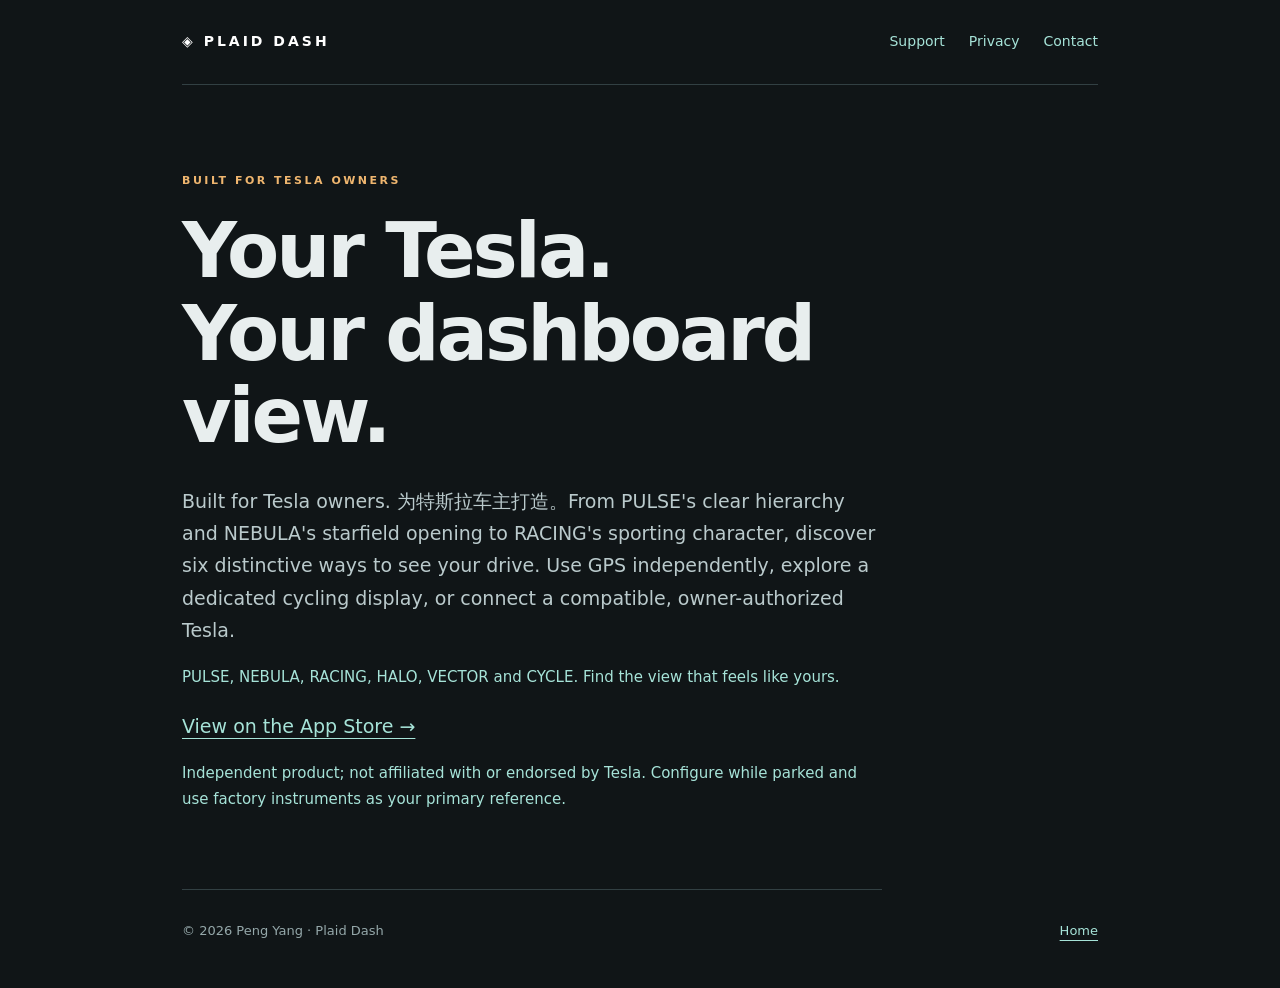
<file: index.html>
<!doctype html>
<html lang="en"><head><meta charset="utf-8"><meta name="viewport" content="width=device-width, initial-scale=1"><title>Plaid Dash for Tesla — 特斯拉车主仪表与HUD</title><meta name="description" content="Built for Tesla owners. 特斯拉车主的 iPhone 仪表与 HUD：六款主题、GPS速度表及可选车辆连接。"><link rel="canonical" href="https://plaiddash.wzkeji.cn/"><link rel="stylesheet" href="/styles.css"><link rel="icon" href="/favicon.svg" type="image/svg+xml"></head><body><main><header><a class="brand" href="/">◈ PLAID DASH</a><nav aria-label="Page navigation"><a href="/support/">Support</a><a href="/privacy/">Privacy</a><a href="/support/#contact">Contact</a></nav></header><section id="top" class="intro"><p class="eyebrow">BUILT FOR TESLA OWNERS</p><h1>Your Tesla.<br/>Your dashboard view.</h1><p>Built for Tesla owners. 为特斯拉车主打造。From PULSE's clear hierarchy and NEBULA's starfield opening to RACING's sporting character, discover six distinctive ways to see your drive. Use GPS independently, explore a dedicated cycling display, or connect a compatible, owner-authorized Tesla.</p><p class="note">PULSE, NEBULA, RACING, HALO, VECTOR and CYCLE. Find the view that feels like yours.</p><p><a href="https://apps.apple.com/app/id6809690663">View on the App Store →</a></p><p class="note">Independent product; not affiliated with or endorsed by Tesla. Configure while parked and use factory instruments as your primary reference.</p></section><footer>© 2026 Peng Yang · Plaid Dash <a href="/">Home</a></footer></main></body></html>
</file>
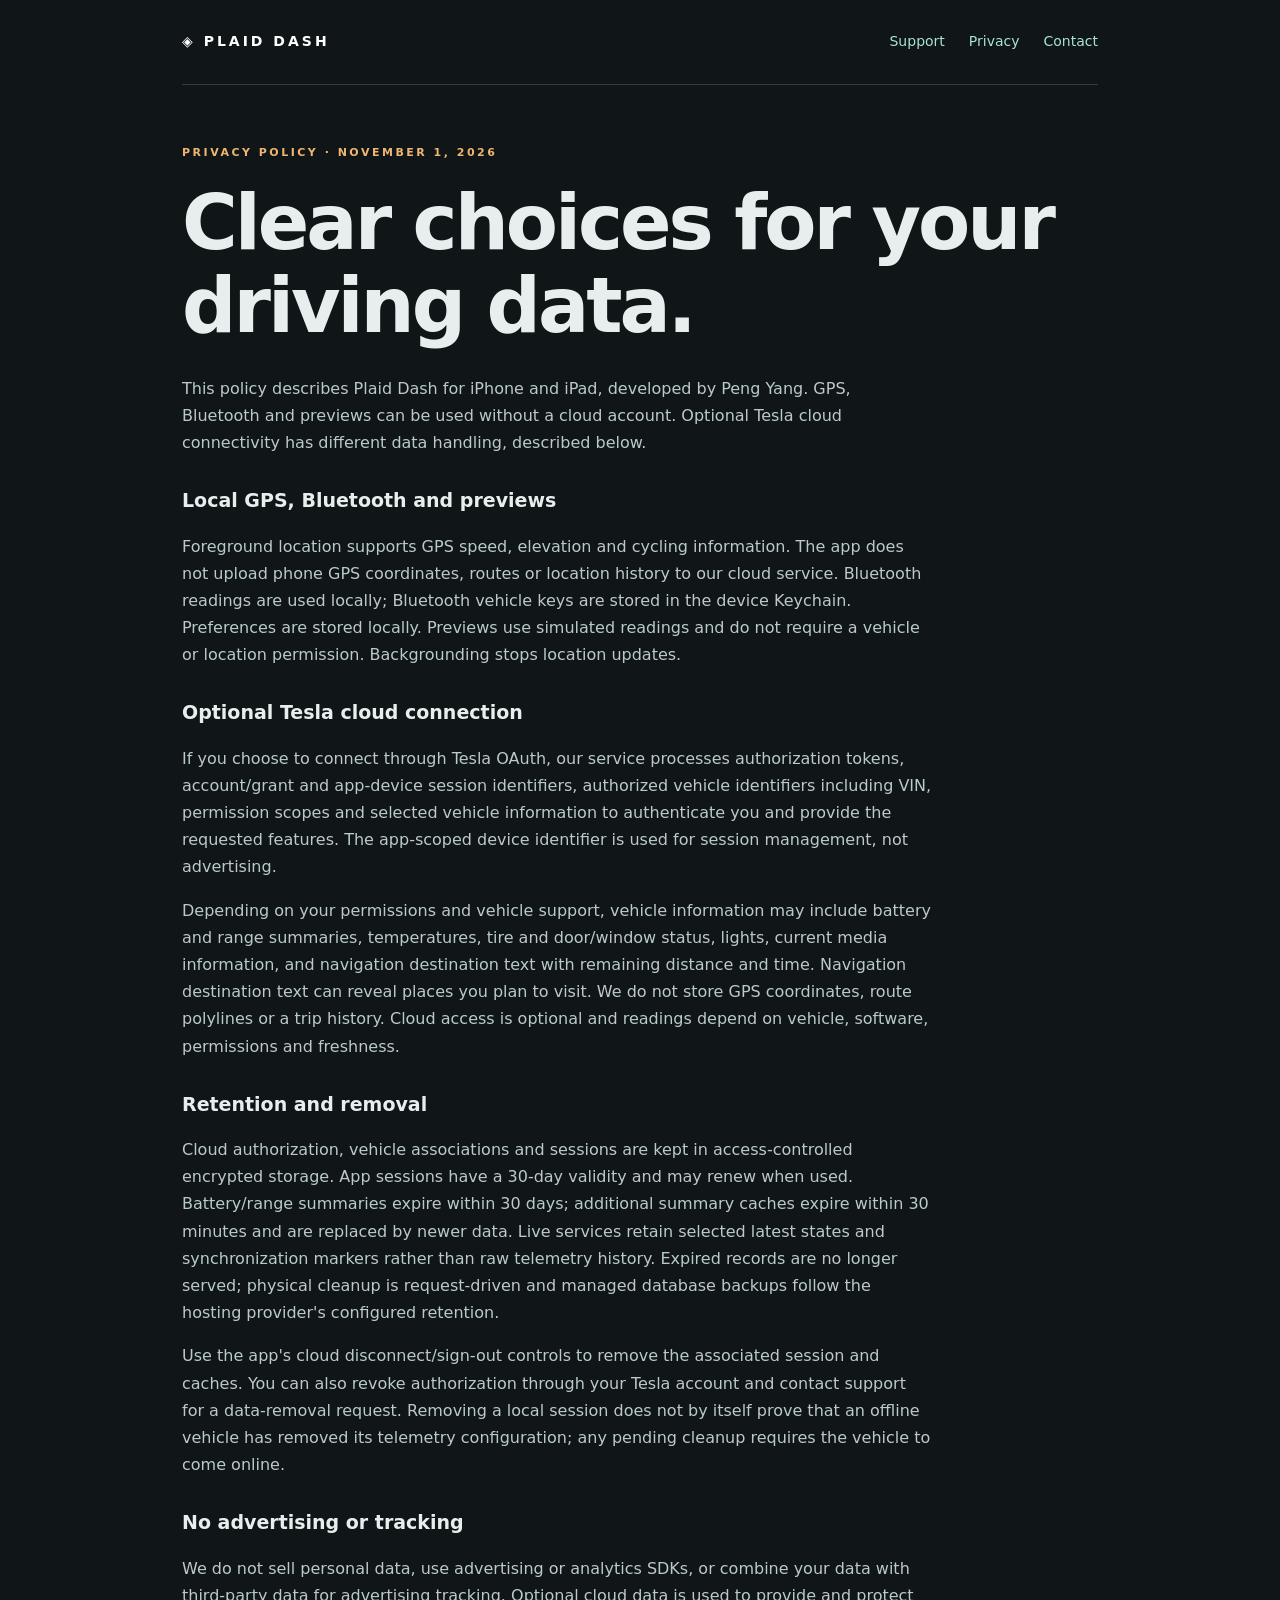
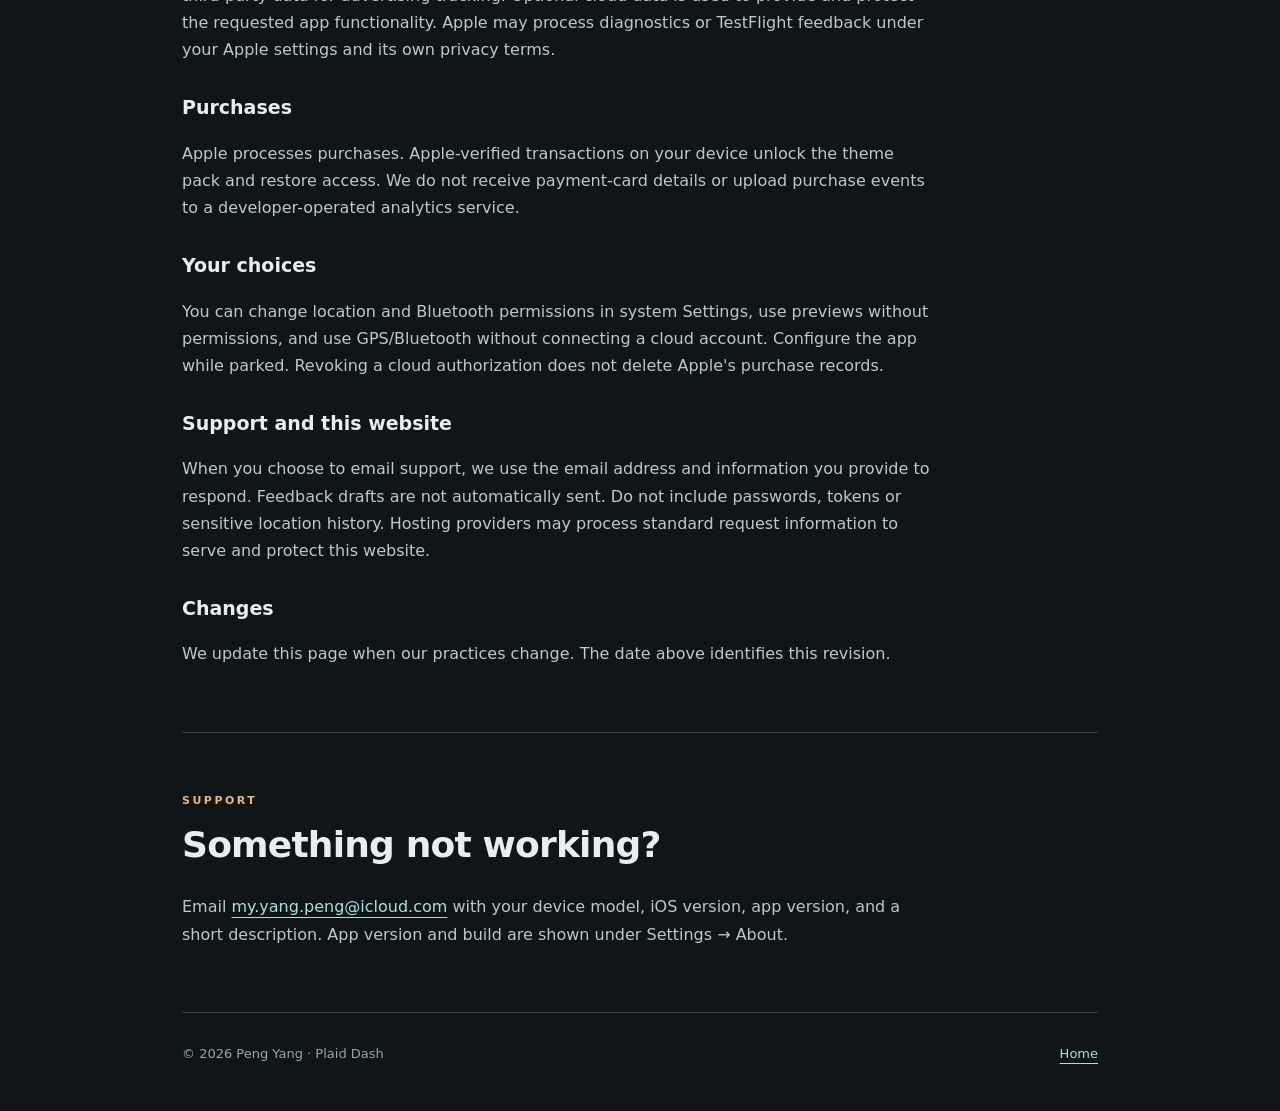
<file: privacy/index.html>
<!doctype html>
<html lang="en"><head><meta charset="utf-8"><meta name="viewport" content="width=device-width, initial-scale=1"><title>Plaid Dash — Privacy Policy</title><meta name="description" content="Plaid Dash — Privacy Policy"><link rel="canonical" href="https://plaiddash.wzkeji.cn/privacy/"><link rel="stylesheet" href="/styles.css"><link rel="icon" href="/favicon.svg" type="image/svg+xml"></head><body><main><header><a class="brand" href="/">◈ PLAID DASH</a><nav aria-label="Page navigation"><a href="/support/">Support</a><a href="/privacy/">Privacy</a><a href="/support/#contact">Contact</a></nav></header><section id="privacy"><p class="eyebrow">PRIVACY POLICY · NOVEMBER 1, 2026</p><h1>Clear choices for your driving data.</h1><p>This policy describes Plaid Dash for iPhone and iPad, developed by Peng Yang. GPS, Bluetooth and previews can be used without a cloud account. Optional Tesla cloud connectivity has different data handling, described below.</p><h3>Local GPS, Bluetooth and previews</h3><p>Foreground location supports GPS speed, elevation and cycling information. The app does not upload phone GPS coordinates, routes or location history to our cloud service. Bluetooth readings are used locally; Bluetooth vehicle keys are stored in the device Keychain. Preferences are stored locally. Previews use simulated readings and do not require a vehicle or location permission. Backgrounding stops location updates.</p><h3>Optional Tesla cloud connection</h3><p>If you choose to connect through Tesla OAuth, our service processes authorization tokens, account/grant and app-device session identifiers, authorized vehicle identifiers including VIN, permission scopes and selected vehicle information to authenticate you and provide the requested features. The app-scoped device identifier is used for session management, not advertising.</p><p>Depending on your permissions and vehicle support, vehicle information may include battery and range summaries, temperatures, tire and door/window status, lights, current media information, and navigation destination text with remaining distance and time. Navigation destination text can reveal places you plan to visit. We do not store GPS coordinates, route polylines or a trip history. Cloud access is optional and readings depend on vehicle, software, permissions and freshness.</p><h3>Retention and removal</h3><p>Cloud authorization, vehicle associations and sessions are kept in access-controlled encrypted storage. App sessions have a 30-day validity and may renew when used. Battery/range summaries expire within 30 days; additional summary caches expire within 30 minutes and are replaced by newer data. Live services retain selected latest states and synchronization markers rather than raw telemetry history. Expired records are no longer served; physical cleanup is request-driven and managed database backups follow the hosting provider's configured retention.</p><p>Use the app's cloud disconnect/sign-out controls to remove the associated session and caches. You can also revoke authorization through your Tesla account and contact support for a data-removal request. Removing a local session does not by itself prove that an offline vehicle has removed its telemetry configuration; any pending cleanup requires the vehicle to come online.</p><h3>No advertising or tracking</h3><p>We do not sell personal data, use advertising or analytics SDKs, or combine your data with third-party data for advertising tracking. Optional cloud data is used to provide and protect the requested app functionality. Apple may process diagnostics or TestFlight feedback under your Apple settings and its own privacy terms.</p><h3>Purchases</h3><p>Apple processes purchases. Apple-verified transactions on your device unlock the theme pack and restore access. We do not receive payment-card details or upload purchase events to a developer-operated analytics service.</p><h3>Your choices</h3><p>You can change location and Bluetooth permissions in system Settings, use previews without permissions, and use GPS/Bluetooth without connecting a cloud account. Configure the app while parked. Revoking a cloud authorization does not delete Apple's purchase records.</p><h3>Support and this website</h3><p>When you choose to email support, we use the email address and information you provide to respond. Feedback drafts are not automatically sent. Do not include passwords, tokens or sensitive location history. Hosting providers may process standard request information to serve and protect this website.</p><h3>Changes</h3><p>We update this page when our practices change. The date above identifies this revision.</p></section><section id="contact"><p class="eyebrow">SUPPORT</p><h2>Something not working?</h2><p>Email <a href="mailto:my.yang.peng@icloud.com?subject=Plaid%20Dash%20support">my.yang.peng@icloud.com</a> with your device model, iOS version, app version, and a short description. App version and build are shown under Settings → About.</p></section><footer>© 2026 Peng Yang · Plaid Dash <a href="/">Home</a></footer></main></body></html>
</file>
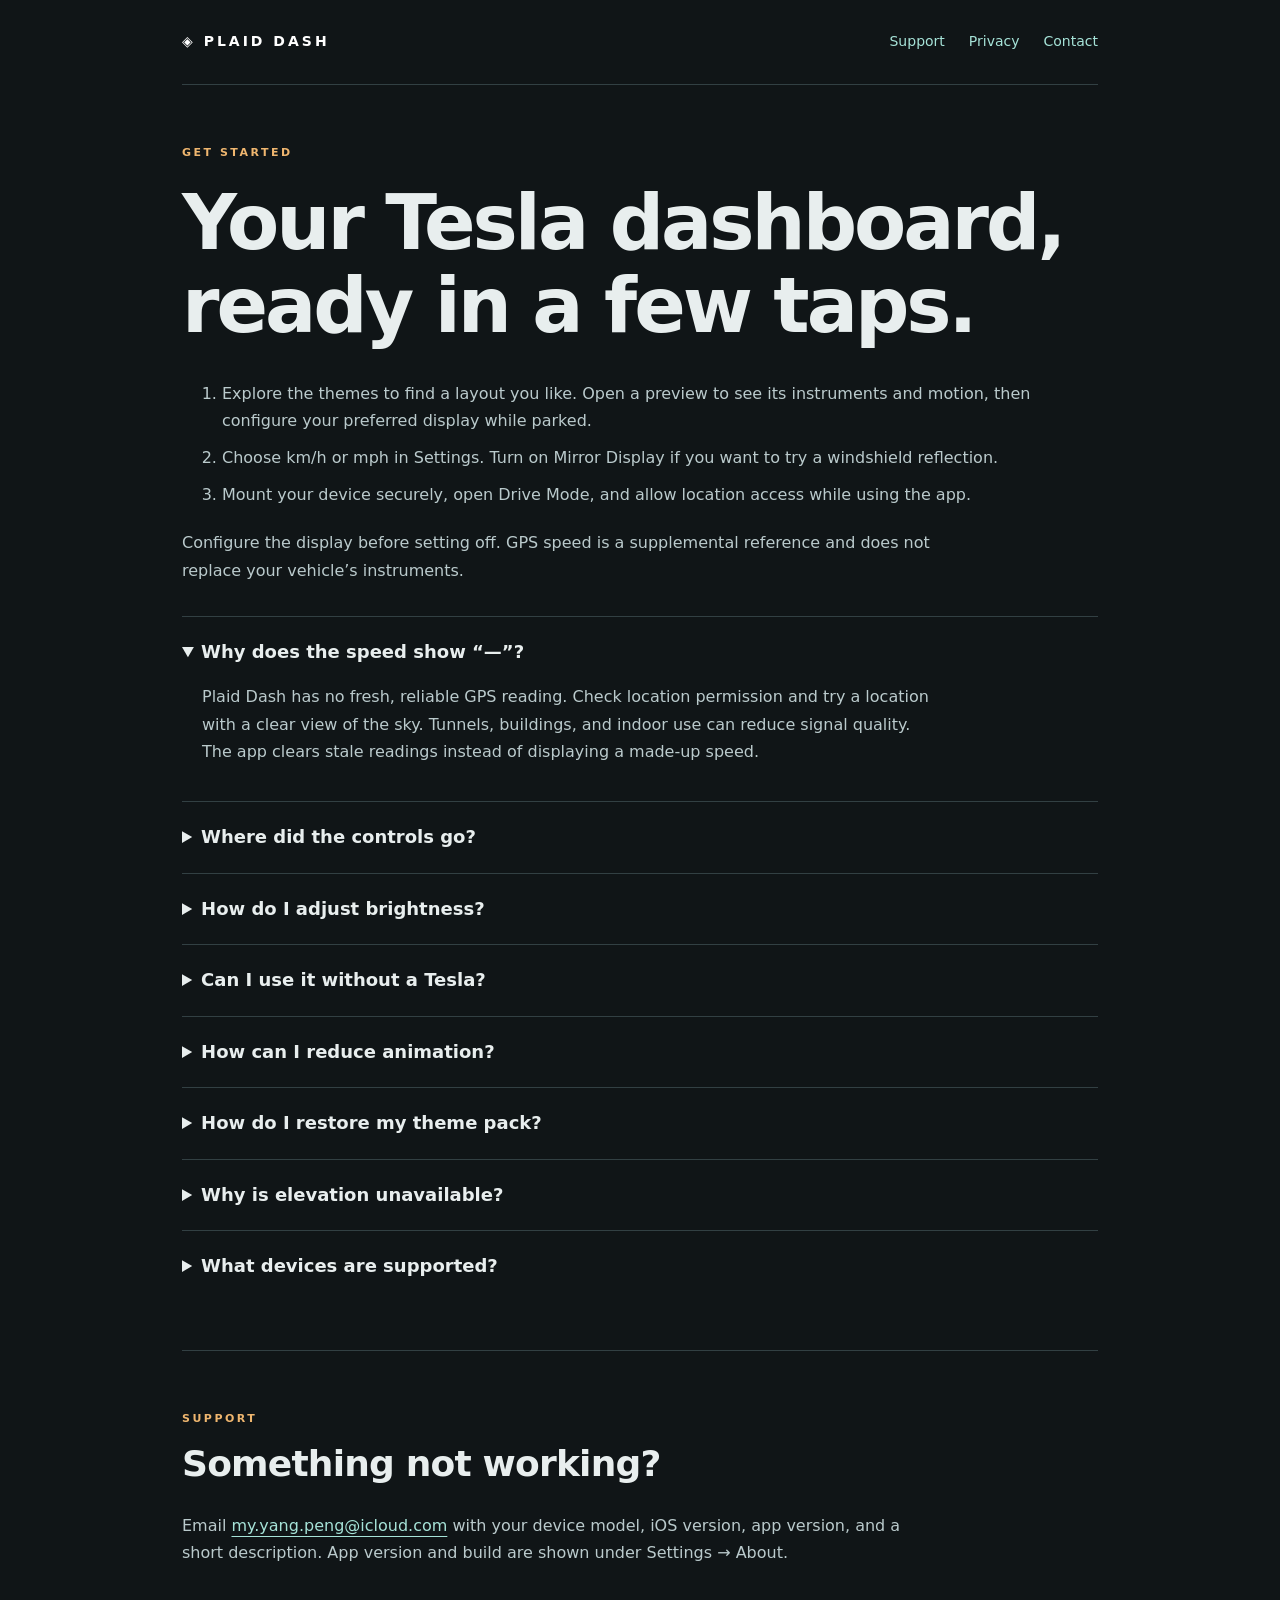
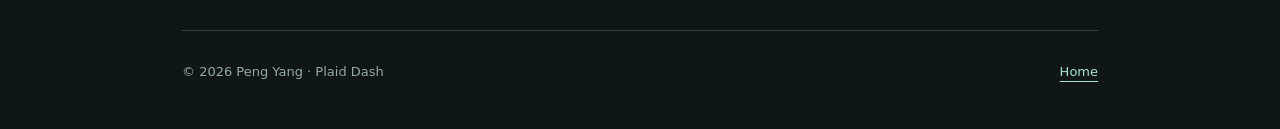
<file: support/index.html>
<!doctype html>
<html lang="en"><head><meta charset="utf-8"><meta name="viewport" content="width=device-width, initial-scale=1"><title>Plaid Dash for Tesla — Support</title><meta name="description" content="Plaid Dash for Tesla — Support"><link rel="canonical" href="https://plaiddash.wzkeji.cn/support/"><link rel="stylesheet" href="/styles.css"><link rel="icon" href="/favicon.svg" type="image/svg+xml"></head><body><main><header><a class="brand" href="/">◈ PLAID DASH</a><nav aria-label="Page navigation"><a href="/support/">Support</a><a href="/privacy/">Privacy</a><a href="/support/#contact">Contact</a></nav></header><section id="help"><p class="eyebrow">GET STARTED</p><h1>Your Tesla dashboard, ready in a few taps.</h1><ol><li>Explore the themes to find a layout you like. Open a preview to see its instruments and motion, then configure your preferred display while parked.</li><li>Choose km/h or mph in Settings. Turn on Mirror Display if you want to try a windshield reflection.</li><li>Mount your device securely, open Drive Mode, and allow location access while using the app.</li></ol><p>Configure the display before setting off. GPS speed is a supplemental reference and does not replace your vehicle’s instruments.</p>
    <div class="questions"><details open><summary>Why does the speed show “—”?</summary><p>Plaid Dash has no fresh, reliable GPS reading. Check location permission and try a location with a clear view of the sky. Tunnels, buildings, and indoor use can reduce signal quality. The app clears stale readings instead of displaying a made-up speed.</p></details><details><summary>Where did the controls go?</summary><p>Controls fade after 3 seconds in a theme preview or Drive Mode. Tap the screen to bring them back. Controls remain visible while adjusting a slider, or while VoiceOver is enabled.</p></details><details><summary>How do I adjust brightness?</summary><p>Automatic brightness follows your device’s brightness. In Drive Mode, use the brightness slider or swipe vertically to switch to manual adjustment; tap the sun control to follow device brightness again. Leaving Drive Mode or backgrounding restores any manual brightness override and the previous Auto-Lock behavior.</p></details><details><summary>Can I use it without a Tesla?</summary><p>Yes. Speed comes from your device’s GPS. No vehicle connection or Tesla account is required. Optional Tesla Bluetooth and OAuth cloud connections require compatible vehicles and owner authorization; available fields vary. Cloud connectivity is not needed for GPS or previews. Plaid Dash is not affiliated with or endorsed by Tesla.</p></details><details><summary>How can I reduce animation?</summary><p>Turn off Motion Effects in Settings. NEBULA also pauses decorative motion when stationary, without a valid speed, in Low Power Mode, or under serious thermal pressure. Continuous GPS and a bright screen still use battery.</p></details><details><summary>How do I restore my theme pack?</summary><p>Open Settings and the theme pack screen, then choose Restore Purchases using the Apple Account that made the purchase. Use the same Apple Account that made the purchase; the app will check the available entitlement.</p></details><details><summary>Why is elevation unavailable?</summary><p>Cockpit requests an approximate elevation snapshot only after location permission has been granted. An old or inaccurate fix is cleared. Elevation is a reference, not a navigation or surveying instrument.</p></details><details><summary>What devices are supported?</summary><p>This release requires iOS or iPadOS 17.0 or later. PULSE is landscape-only. Other themes support the orientations offered in the app. GPS availability and accuracy depend on your device and signal conditions; some iPad models do not have built-in GPS.</p></details></div></section><section id="contact"><p class="eyebrow">SUPPORT</p><h2>Something not working?</h2><p>Email <a href="mailto:my.yang.peng@icloud.com?subject=Plaid%20Dash%20support">my.yang.peng@icloud.com</a> with your device model, iOS version, app version, and a short description. App version and build are shown under Settings → About.</p></section><footer>© 2026 Peng Yang · Plaid Dash <a href="/">Home</a></footer></main></body></html>
</file>
<file: styles.css>
*{box-sizing:border-box}html{scroll-behavior:smooth;scroll-padding-top:24px}body{margin:0;background:#101517;color:#e8eeee;font-family:system-ui,-apple-system,BlinkMacSystemFont,"Segoe UI",sans-serif;line-height:1.7}main{max-width:980px;margin:auto;padding:0 32px}a{color:#a6e3d8;text-underline-offset:5px}a:focus-visible,summary:focus-visible{outline:3px solid #f0bd76;outline-offset:5px}header{display:flex;justify-content:space-between;gap:24px;padding:30px 0;border-bottom:1px solid #324043}.brand{text-decoration:none;font-size:14px;letter-spacing:3px;font-weight:700;color:#fff}nav{display:flex;gap:24px;font-size:14px}nav a{text-decoration:none}.intro{padding:76px 0 62px!important;max-width:700px}h1{font-size:clamp(42px,7vw,76px);line-height:1.08;letter-spacing:-3px;margin:20px 0 28px;font-weight:600}p{color:#bacacc;max-width:750px}.intro>p:not(.eyebrow){font-size:19px}.eyebrow{color:#efb66f;font-size:11px;letter-spacing:2.5px;font-weight:700}.note{font-size:15px!important;color:#a6e3d8}section{padding:48px 0;border-bottom:1px solid #324043}h2{font-size:clamp(26px,4vw,36px);line-height:1.25;font-weight:550;letter-spacing:-.8px;margin:12px 0 26px}h3{font-size:19px;margin:28px 0 8px}li{padding:5px 0;color:#bacacc}strong{color:#e8eeee}.questions{margin-top:32px}details{border-top:1px solid #324043;padding:20px 0}summary{cursor:pointer;font-size:18px;font-weight:550}details p{padding-left:20px}footer{padding:30px 0 46px;font-size:13px;color:#95a8aa;display:flex;justify-content:space-between;gap:20px}@media(max-width:540px){main{padding:0 22px}header{flex-direction:column;gap:16px}nav{gap:28px}.intro{padding-top:46px!important}h1{letter-spacing:-2px}section{padding:36px 0}footer{flex-direction:column}}@media(prefers-reduced-motion:reduce){html{scroll-behavior:auto}}
</file>
